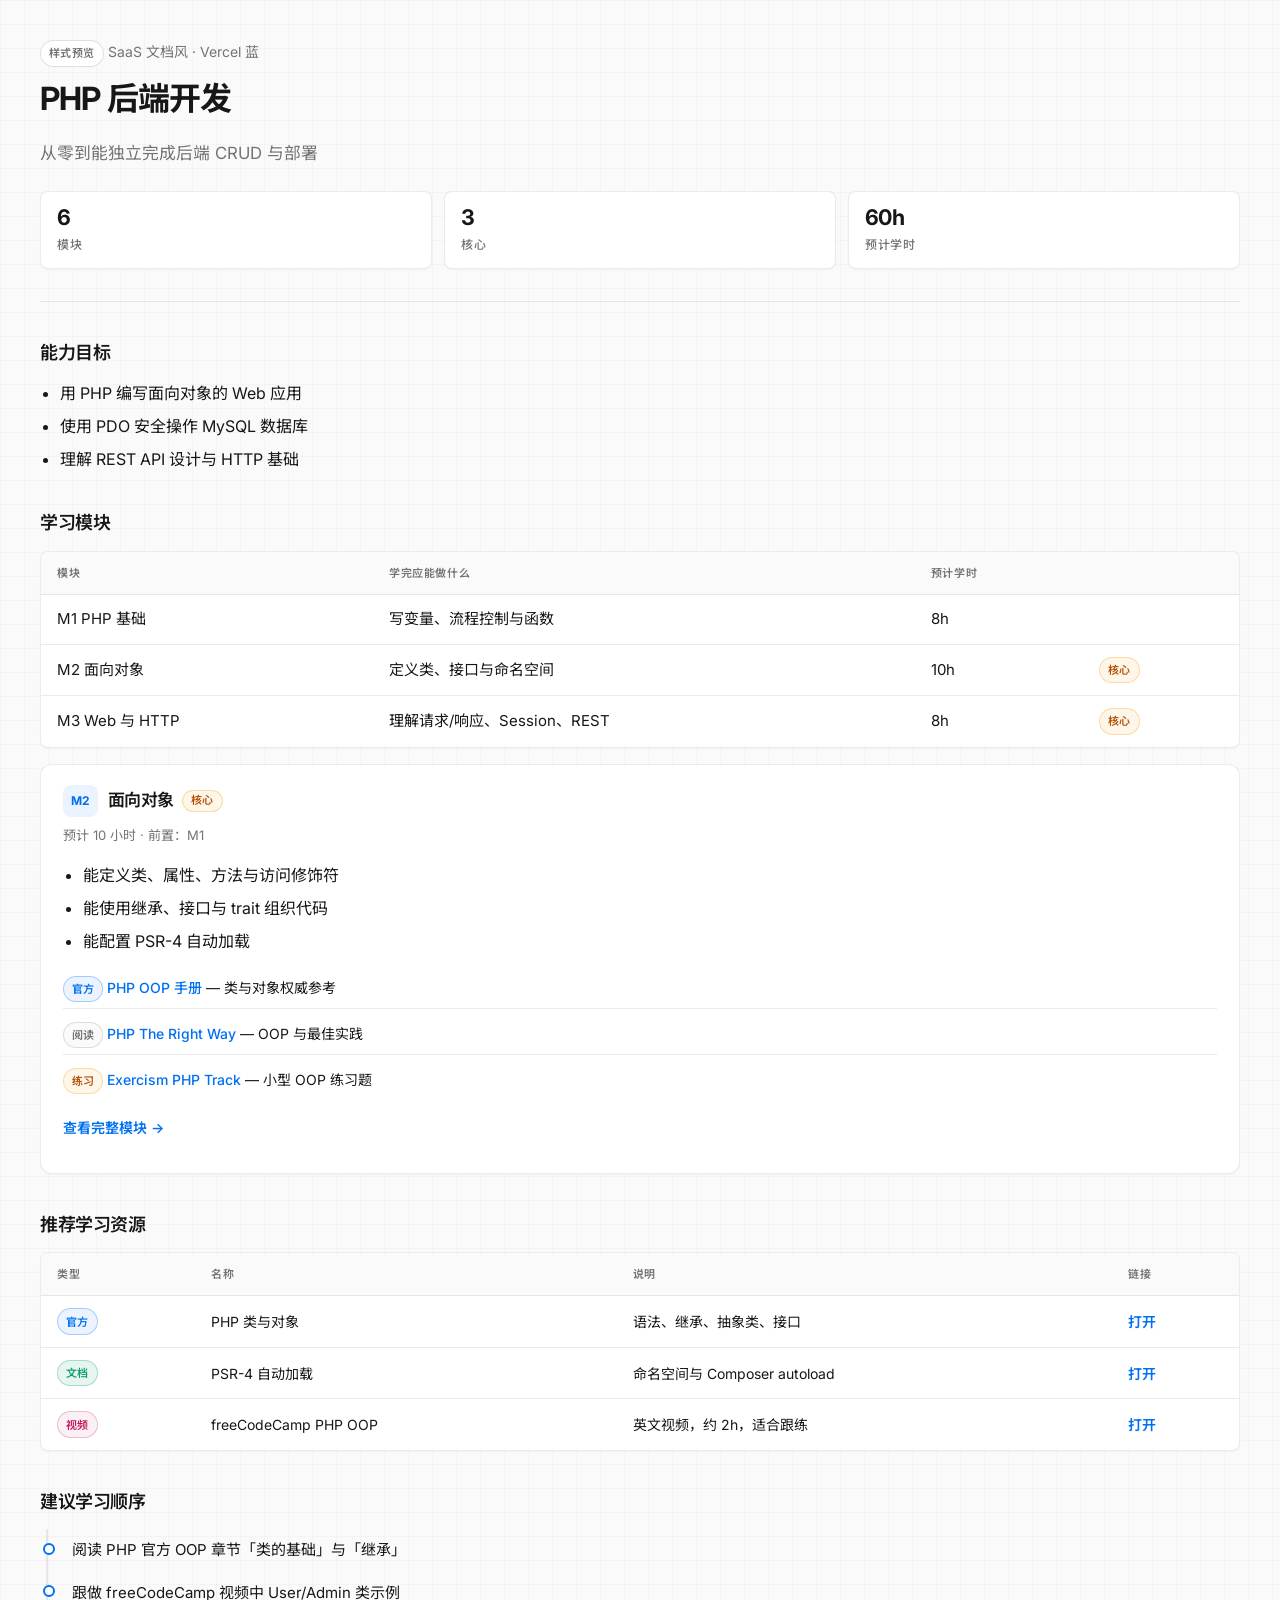
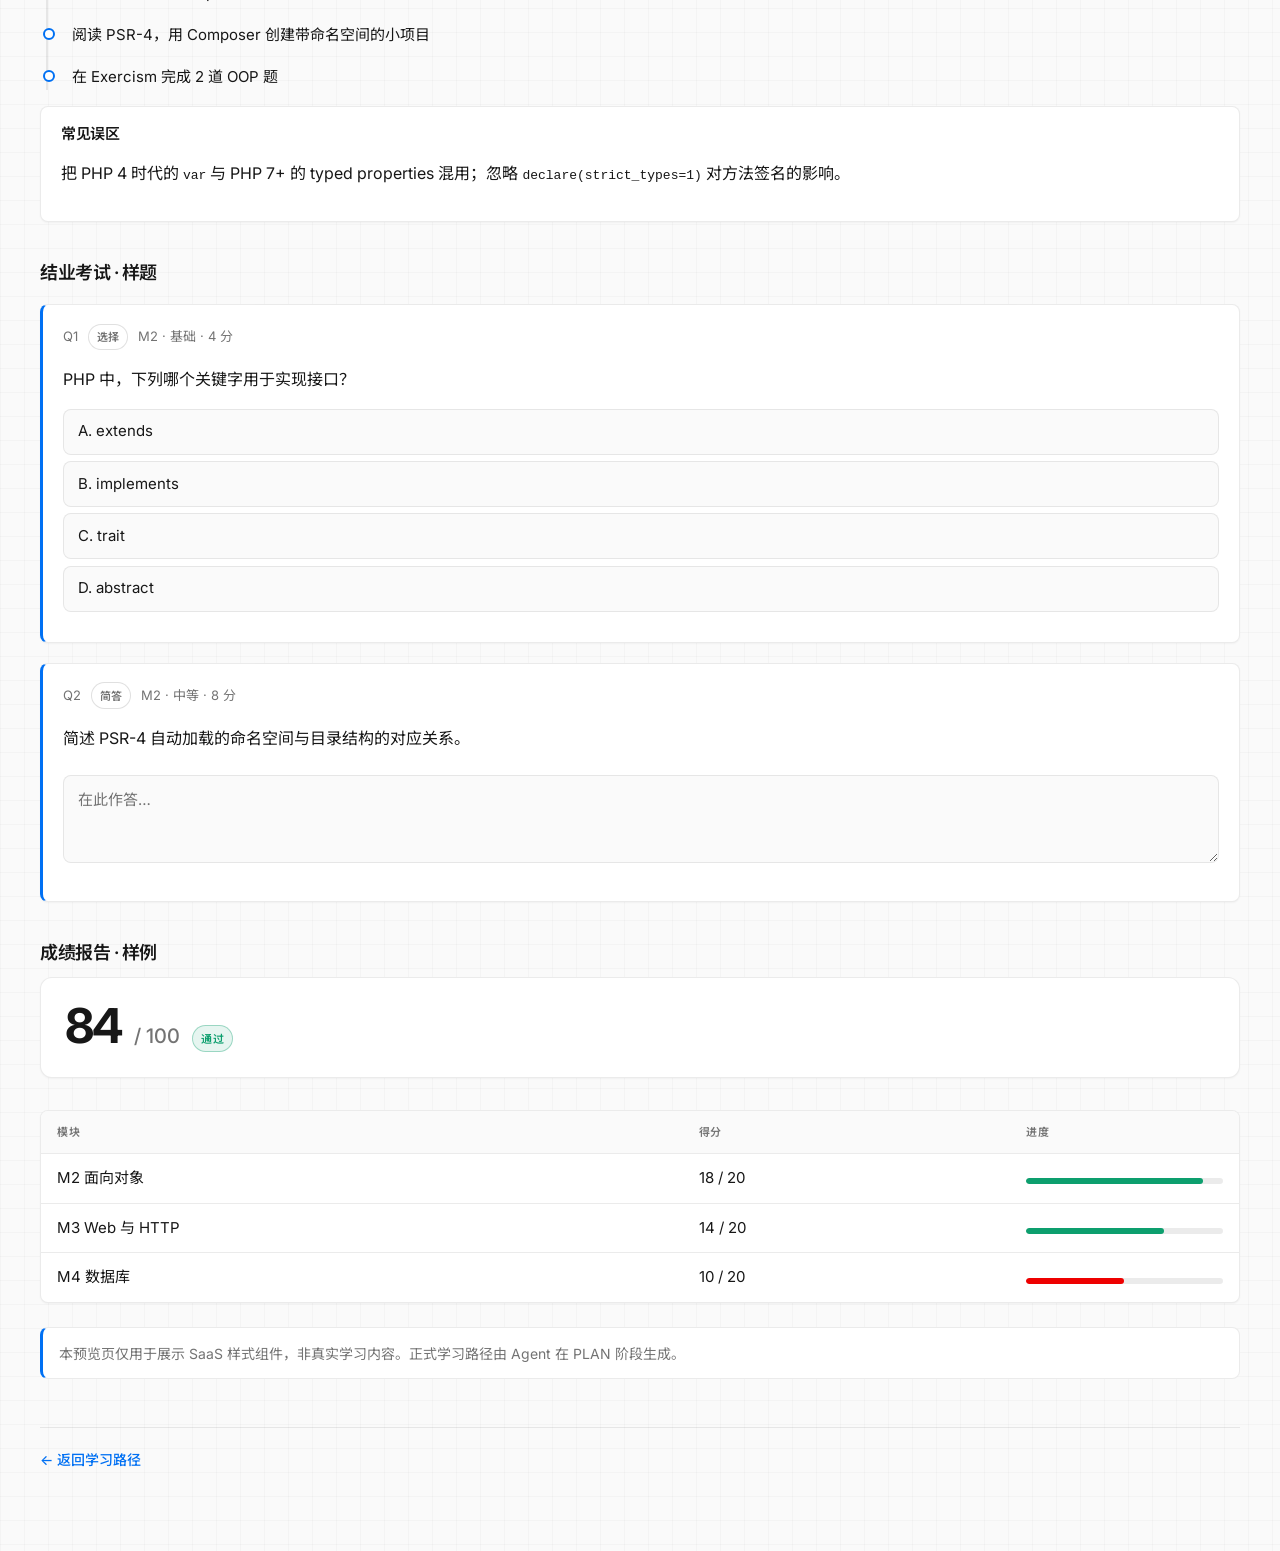
<file: career-learning-exam/demo/preview.html>
<!DOCTYPE html>
<html lang="zh-CN">
<head>
  <meta charset="UTF-8">
  <meta name="viewport" content="width=device-width, initial-scale=1">
  <title>样式预览 · career-learning-exam SaaS</title>
  <link rel="preconnect" href="https://fonts.googleapis.com">
  <link rel="preconnect" href="https://fonts.gstatic.com" crossorigin>
  <link href="https://fonts.googleapis.com/css2?family=Inter:wght@400;500;600;700&family=Noto+Sans+SC:wght@400;500;600;700&display=swap" rel="stylesheet">
  <link rel="stylesheet" href="../assets/style.css">
</head>
<body>
  <main>

    <header class="hero">
      <p class="meta"><span class="badge">样式预览</span> SaaS 文档风 · Vercel 蓝</p>
      <h1>PHP 后端开发</h1>
      <p class="hero-desc">从零到能独立完成后端 CRUD 与部署</p>
      <div class="stats">
        <div class="stat"><span class="stat-num">6</span><span class="stat-label">模块</span></div>
        <div class="stat"><span class="stat-num">3</span><span class="stat-label">核心</span></div>
        <div class="stat"><span class="stat-num">60h</span><span class="stat-label">预计学时</span></div>
      </div>
    </header>

    <h2>能力目标</h2>
    <ul>
      <li>用 PHP 编写面向对象的 Web 应用</li>
      <li>使用 PDO 安全操作 MySQL 数据库</li>
      <li>理解 REST API 设计与 HTTP 基础</li>
    </ul>

    <h2>学习模块</h2>
    <div class="table-wrap">
      <table>
        <thead>
          <tr><th>模块</th><th>学完应能做什么</th><th>预计学时</th><th></th></tr>
        </thead>
        <tbody>
          <tr>
            <td>M1 PHP 基础</td>
            <td>写变量、流程控制与函数</td>
            <td>8h</td>
            <td></td>
          </tr>
          <tr>
            <td>M2 面向对象</td>
            <td>定义类、接口与命名空间</td>
            <td>10h</td>
            <td><span class="badge core">核心</span></td>
          </tr>
          <tr>
            <td>M3 Web 与 HTTP</td>
            <td>理解请求/响应、Session、REST</td>
            <td>8h</td>
            <td><span class="badge core">核心</span></td>
          </tr>
        </tbody>
      </table>
    </div>

    <section class="module-outline" id="m2">
      <div class="module-header">
        <span class="module-id">M2</span>
        <h3>面向对象 <span class="badge core">核心</span></h3>
      </div>
      <p class="outline-meta">预计 10 小时 · 前置：M1</p>
      <ul>
        <li>能定义类、属性、方法与访问修饰符</li>
        <li>能使用继承、接口与 trait 组织代码</li>
        <li>能配置 PSR-4 自动加载</li>
      </ul>
      <ul class="link-preview">
        <li><span class="badge res-official">官方</span>
          <a href="https://www.php.net/manual/zh/language.oop5.php" target="_blank" rel="noopener">PHP OOP 手册</a>
          — 类与对象权威参考</li>
        <li><span class="badge res-read">阅读</span>
          <a href="https://phptherightway.com/" target="_blank" rel="noopener">PHP The Right Way</a>
          — OOP 与最佳实践</li>
        <li><span class="badge res-lab">练习</span>
          <a href="https://exercism.org/tracks/php" target="_blank" rel="noopener">Exercism PHP Track</a>
          — 小型 OOP 练习题</li>
      </ul>
      <p class="module-link"><a href="#">查看完整模块 →</a></p>
    </section>

    <h2>推荐学习资源</h2>
    <div class="table-wrap">
      <table class="resource-table">
        <thead>
          <tr><th>类型</th><th>名称</th><th>说明</th><th>链接</th></tr>
        </thead>
        <tbody>
          <tr>
            <td><span class="badge res-official">官方</span></td>
            <td>PHP 类与对象</td>
            <td>语法、继承、抽象类、接口</td>
            <td><a href="https://www.php.net/manual/zh/language.oop5.php" target="_blank" rel="noopener">打开</a></td>
          </tr>
          <tr>
            <td><span class="badge res-doc">文档</span></td>
            <td>PSR-4 自动加载</td>
            <td>命名空间与 Composer autoload</td>
            <td><a href="https://www.php-fig.org/psr/psr-4/" target="_blank" rel="noopener">打开</a></td>
          </tr>
          <tr>
            <td><span class="badge res-video">视频</span></td>
            <td>freeCodeCamp PHP OOP</td>
            <td>英文视频，约 2h，适合跟练</td>
            <td><a href="https://www.youtube.com/watch?v=OK_JCtrrv-c" target="_blank" rel="noopener">打开</a></td>
          </tr>
        </tbody>
      </table>
    </div>

    <h2>建议学习顺序</h2>
    <ol class="learning-path">
      <li>阅读 PHP 官方 OOP 章节「类的基础」与「继承」</li>
      <li>跟做 freeCodeCamp 视频中 User/Admin 类示例</li>
      <li>阅读 PSR-4，用 Composer 创建带命名空间的小项目</li>
      <li>在 Exercism 完成 2 道 OOP 题</li>
    </ol>

    <div class="card">
      <h3>常见误区</h3>
      <p>把 PHP 4 时代的 <code>var</code> 与 PHP 7+ 的 typed properties 混用；忽略 <code>declare(strict_types=1)</code> 对方法签名的影响。</p>
    </div>

    <h2>结业考试 · 样题</h2>

    <div class="question">
      <div class="question-header">
        <span>Q1</span>
        <span class="badge">选择</span>
        <span>M2 · 基础 · 4 分</span>
      </div>
      <div class="question-body">
        <p>PHP 中，下列哪个关键字用于实现接口？</p>
        <ul class="options">
          <li>A. extends</li>
          <li>B. implements</li>
          <li>C. trait</li>
          <li>D. abstract</li>
        </ul>
      </div>
    </div>

    <div class="question">
      <div class="question-header">
        <span>Q2</span>
        <span class="badge">简答</span>
        <span>M2 · 中等 · 8 分</span>
      </div>
      <div class="question-body">
        <p>简述 PSR-4 自动加载的命名空间与目录结构的对应关系。</p>
        <textarea class="answer-area" placeholder="在此作答…"></textarea>
      </div>
    </div>

    <h2>成绩报告 · 样例</h2>

    <div class="score-hero">
      <span class="score-value">84</span>
      <span class="score-total">/ 100</span>
      <span class="badge pass">通过</span>
    </div>

    <div class="table-wrap">
      <table>
        <thead>
          <tr><th>模块</th><th>得分</th><th>进度</th></tr>
        </thead>
        <tbody>
          <tr>
            <td>M2 面向对象</td>
            <td>18 / 20</td>
            <td><div class="score-bar"><div class="score-bar-fill pass" style="width:90%"></div></div></td>
          </tr>
          <tr>
            <td>M3 Web 与 HTTP</td>
            <td>14 / 20</td>
            <td><div class="score-bar"><div class="score-bar-fill pass" style="width:70%"></div></div></td>
          </tr>
          <tr>
            <td>M4 数据库</td>
            <td>10 / 20</td>
            <td><div class="score-bar"><div class="score-bar-fill fail" style="width:50%"></div></div></td>
          </tr>
        </tbody>
      </table>
    </div>

    <p class="note">本预览页仅用于展示 SaaS 样式组件，非真实学习内容。正式学习路径由 Agent 在 PLAN 阶段生成。</p>

    <nav class="footer-nav">
      <a href="#">← 返回学习路径</a>
    </nav>

  </main>
</body>
</html>
</file>
<file: career-learning-exam/assets/style.css>
/* career-learning-exam — SaaS docs style (Vercel blue accent) */
:root {
  --bg: #fafafa;
  --surface: #ffffff;
  --text: #171717;
  --muted: #737373;
  --accent: #0070f3;
  --accent-hover: #0060df;
  --accent-soft: rgba(0, 112, 243, 0.08);
  --border: rgba(0, 0, 0, 0.08);
  --border-strong: rgba(0, 0, 0, 0.12);
  --pass: #0d9f6e;
  --pass-soft: rgba(13, 159, 110, 0.1);
  --fail: #e00;
  --fail-soft: rgba(238, 0, 0, 0.08);
  --core: #f5a623;
  --core-soft: rgba(245, 166, 35, 0.1);
  --shadow-sm: 0 1px 2px rgba(0, 0, 0, 0.04);
  --shadow-md: 0 4px 16px rgba(0, 0, 0, 0.06);
  --radius: 12px;
  --radius-sm: 8px;
  --font: "Inter", "Noto Sans SC", system-ui, -apple-system, sans-serif;
  --mono: "JetBrains Mono", "Cascadia Code", "Consolas", monospace;
  --max: 1200px;
}

* { box-sizing: border-box; }

html { font-size: 16px; -webkit-font-smoothing: antialiased; }

body {
  margin: 0;
  padding: 2.5rem 1.25rem 5rem;
  font-family: var(--font);
  line-height: 1.65;
  color: var(--text);
  background-color: var(--bg);
  background-image:
    linear-gradient(rgba(0, 0, 0, 0.025) 1px, transparent 1px),
    linear-gradient(90deg, rgba(0, 0, 0, 0.025) 1px, transparent 1px);
  background-size: 24px 24px;
}

main {
  max-width: var(--max);
  margin: 0 auto;
}

h1, h2, h3 {
  line-height: 1.25;
  font-weight: 600;
  letter-spacing: -0.025em;
}

h1 {
  font-size: 2rem;
  margin-top: 0;
  font-weight: 700;
}

h2 {
  font-size: 1.125rem;
  margin-top: 2.5rem;
  margin-bottom: 0.75rem;
  padding-bottom: 0;
  border-bottom: none;
  color: var(--text);
}

h3 { font-size: 1rem; }

a {
  color: var(--accent);
  text-decoration: none;
  transition: color 0.15s ease;
}

a:hover { color: var(--accent-hover); }

/* ── Hero (index / exam / result) ── */
.hero {
  margin-bottom: 2.5rem;
  padding-bottom: 2rem;
  border-bottom: 1px solid var(--border);
}

.hero .meta { margin-bottom: 0.75rem; }

.hero-desc {
  font-size: 1.05rem;
  color: var(--muted);
  margin: 0.5rem 0 0;
  line-height: 1.6;
}

.stats {
  display: flex;
  flex-wrap: wrap;
  gap: 0.75rem;
  margin-top: 1.5rem;
}

.stat {
  flex: 1 1 5rem;
  min-width: 5rem;
  background: var(--surface);
  border: 1px solid var(--border);
  border-radius: var(--radius-sm);
  padding: 0.85rem 1rem;
  box-shadow: var(--shadow-sm);
}

.stat-num {
  display: block;
  font-size: 1.35rem;
  font-weight: 700;
  letter-spacing: -0.03em;
  color: var(--text);
  line-height: 1.2;
}

.stat-label {
  display: block;
  font-size: 0.75rem;
  font-weight: 500;
  color: var(--muted);
  text-transform: uppercase;
  letter-spacing: 0.05em;
  margin-top: 0.2rem;
}

/* ── Score hero (results) ── */
.score-hero {
  display: flex;
  flex-wrap: wrap;
  align-items: baseline;
  gap: 0.5rem 0.75rem;
  margin-bottom: 2rem;
  padding: 1.5rem;
  background: var(--surface);
  border: 1px solid var(--border);
  border-radius: var(--radius);
  box-shadow: var(--shadow-sm);
}

.score-value {
  font-size: 3rem;
  font-weight: 700;
  letter-spacing: -0.04em;
  line-height: 1;
  color: var(--text);
}

.score-total {
  font-size: 1.25rem;
  font-weight: 500;
  color: var(--muted);
}

/* ── Meta & badges ── */
.meta {
  color: var(--muted);
  font-size: 0.875rem;
  margin: 0 0 1rem;
}

.badge {
  display: inline-block;
  font-size: 0.6875rem;
  font-weight: 600;
  padding: 0.2rem 0.5rem;
  border-radius: 999px;
  border: 1px solid var(--border-strong);
  background: var(--surface);
  color: var(--muted);
  vertical-align: middle;
  text-transform: uppercase;
  letter-spacing: 0.04em;
}

.badge.core {
  border-color: rgba(245, 166, 35, 0.35);
  background: var(--core-soft);
  color: #b45309;
}

.badge.pass {
  border-color: rgba(13, 159, 110, 0.35);
  background: var(--pass-soft);
  color: var(--pass);
}

.badge.fail {
  border-color: rgba(238, 0, 0, 0.25);
  background: var(--fail-soft);
  color: var(--fail);
}

.badge.res-official { border-color: rgba(0, 112, 243, 0.3); background: var(--accent-soft); color: var(--accent); }
.badge.res-video { border-color: rgba(190, 24, 93, 0.25); background: rgba(190, 24, 93, 0.06); color: #be185d; }
.badge.res-doc { border-color: rgba(13, 159, 110, 0.3); background: var(--pass-soft); color: var(--pass); }
.badge.res-lab { border-color: rgba(245, 166, 35, 0.35); background: var(--core-soft); color: #b45309; }
.badge.res-read { border-color: var(--border-strong); background: var(--bg); color: var(--muted); }

/* ── Tables ── */
.table-wrap {
  overflow-x: auto;
  margin: 1rem 0;
  border: 1px solid var(--border);
  border-radius: var(--radius-sm);
  background: var(--surface);
  box-shadow: var(--shadow-sm);
}

table {
  width: 100%;
  border-collapse: collapse;
  font-size: 0.9375rem;
  margin: 0;
}

th, td {
  text-align: left;
  padding: 0.75rem 1rem;
  border-bottom: 1px solid var(--border);
}

tr:last-child td { border-bottom: none; }

th {
  color: var(--muted);
  font-weight: 600;
  font-size: 0.6875rem;
  text-transform: uppercase;
  letter-spacing: 0.06em;
  background: var(--bg);
}

tbody tr {
  transition: background 0.15s ease;
}

tbody tr:hover { background: var(--accent-soft); }

ul, ol { padding-left: 1.25rem; }

li + li { margin-top: 0.4rem; }

/* ── Cards ── */
.card {
  background: var(--surface);
  border: 1px solid var(--border);
  border-radius: var(--radius-sm);
  padding: 1.15rem 1.25rem;
  margin: 1rem 0;
  box-shadow: var(--shadow-sm);
  transition: box-shadow 0.15s ease, border-color 0.15s ease;
}

.card:hover {
  box-shadow: var(--shadow-md);
  border-color: var(--border-strong);
}

.card h3 { margin: 0 0 0.5rem; font-size: 0.9375rem; font-weight: 600; }

/* ── Questions (exam) ── */
.question {
  background: var(--surface);
  border: 1px solid var(--border);
  border-left: 3px solid var(--accent);
  border-radius: var(--radius-sm);
  padding: 1.15rem 1.25rem;
  margin: 1.25rem 0;
  box-shadow: var(--shadow-sm);
}

.question-header {
  display: flex;
  flex-wrap: wrap;
  gap: 0.4rem 0.6rem;
  align-items: center;
  margin-bottom: 0.85rem;
  font-size: 0.8125rem;
  color: var(--muted);
}

.question-body { margin-bottom: 0.75rem; }

.options { list-style: none; padding: 0; margin: 0; }

.options li {
  padding: 0.6rem 0.85rem;
  margin: 0.4rem 0;
  border: 1px solid var(--border);
  border-radius: var(--radius-sm);
  font-size: 0.9375rem;
  background: var(--bg);
  transition: border-color 0.15s ease, background 0.15s ease;
}

.options li:hover {
  border-color: rgba(0, 112, 243, 0.3);
  background: var(--accent-soft);
}

.answer-area {
  width: 100%;
  min-height: 5.5rem;
  margin-top: 0.5rem;
  padding: 0.75rem 0.85rem;
  font-family: var(--font);
  font-size: 0.9375rem;
  line-height: 1.55;
  color: var(--text);
  background: var(--bg);
  border: 1px solid var(--border);
  border-radius: var(--radius-sm);
  resize: vertical;
  transition: border-color 0.15s ease, box-shadow 0.15s ease;
}

.answer-area:focus {
  outline: none;
  border-color: rgba(0, 112, 243, 0.5);
  box-shadow: 0 0 0 3px var(--accent-soft);
}

.answer-area::placeholder { color: var(--muted); }

code, pre { font-family: var(--mono); font-size: 0.8125rem; }

pre {
  background: var(--bg);
  border: 1px solid var(--border);
  border-radius: var(--radius-sm);
  padding: 0.85rem 1rem;
  overflow-x: auto;
  line-height: 1.5;
}

.note {
  font-size: 0.875rem;
  color: var(--muted);
  background: var(--surface);
  border: 1px solid var(--border);
  border-left: 3px solid var(--accent);
  border-radius: var(--radius-sm);
  padding: 0.85rem 1rem;
  margin: 1.5rem 0;
}

.footer-nav {
  margin-top: 3rem;
  padding-top: 1.25rem;
  border-top: 1px solid var(--border);
  font-size: 0.875rem;
  color: var(--muted);
}

.footer-nav a {
  font-weight: 500;
  text-decoration: none;
}

.footer-nav a:hover { text-decoration: underline; }

/* ── Score bars ── */
.score-bar {
  height: 6px;
  background: var(--border);
  border-radius: 999px;
  overflow: hidden;
  margin-top: 0.4rem;
}

.score-bar-fill {
  height: 100%;
  background: var(--accent);
  border-radius: 999px;
  transition: width 0.3s ease;
}

.score-bar-fill.pass { background: var(--pass); }
.score-bar-fill.fail { background: var(--fail); }

/* ── Module outline cards (index) ── */
.module-outline {
  background: var(--surface);
  border: 1px solid var(--border);
  border-radius: var(--radius);
  padding: 1.25rem 1.35rem;
  margin: 1rem 0;
  box-shadow: var(--shadow-sm);
  transition: box-shadow 0.15s ease, border-color 0.15s ease;
}

.module-outline:hover {
  box-shadow: var(--shadow-md);
  border-color: var(--border-strong);
}

.module-header {
  display: flex;
  flex-wrap: wrap;
  align-items: center;
  gap: 0.6rem;
  margin-bottom: 0.5rem;
}

.module-id {
  display: inline-flex;
  align-items: center;
  justify-content: center;
  min-width: 2rem;
  height: 2rem;
  padding: 0 0.5rem;
  font-size: 0.75rem;
  font-weight: 700;
  letter-spacing: 0.02em;
  color: var(--accent);
  background: var(--accent-soft);
  border-radius: var(--radius-sm);
}

.module-outline h3 {
  margin: 0;
  font-size: 1.0625rem;
  display: flex;
  flex-wrap: wrap;
  align-items: center;
  gap: 0.5rem;
}

.module-outline .outline-meta {
  font-size: 0.8125rem;
  color: var(--muted);
  margin: 0 0 0.85rem;
}

.module-outline .link-preview {
  list-style: none;
  padding: 0;
  margin: 0.85rem 0 0;
  font-size: 0.875rem;
}

.module-outline .link-preview li {
  margin: 0.45rem 0;
  padding: 0.35rem 0;
  padding-left: 0;
  border-bottom: 1px solid var(--border);
}

.module-outline .link-preview li:last-child { border-bottom: none; }

.module-outline .link-preview a {
  font-weight: 500;
  text-decoration: none;
}

.module-outline .link-preview a:hover { text-decoration: underline; }

.module-outline .module-link {
  margin-top: 1rem;
  font-size: 0.875rem;
}

.module-outline .module-link a {
  font-weight: 600;
  text-decoration: none;
}

.module-outline .module-link a:hover { text-decoration: underline; }

/* ── Resource table (modules) ── */
.resource-table { font-size: 0.875rem; }

.resource-table a {
  font-weight: 600;
  text-decoration: none;
  white-space: nowrap;
}

.resource-table a:hover { text-decoration: underline; }

/* ── Learning path steps ── */
.learning-path {
  list-style: none;
  padding: 0;
  margin: 1rem 0;
  border-left: 2px solid var(--border);
  margin-left: 0.4rem;
}

.learning-path li {
  position: relative;
  padding: 0.55rem 0 0.55rem 1.5rem;
  margin: 0;
  font-size: 0.9375rem;
  color: var(--text);
}

.learning-path li::before {
  content: "";
  position: absolute;
  left: -0.35rem;
  top: 0.85rem;
  width: 8px;
  height: 8px;
  background: var(--surface);
  border: 2px solid var(--accent);
  border-radius: 999px;
}

.learning-path li:last-child { padding-bottom: 0; }

@media (max-width: 480px) {
  html { font-size: 15px; }
  h1 { font-size: 1.65rem; }
  .score-value { font-size: 2.5rem; }
  .stats { flex-direction: column; }
  .stat { flex: 1 1 auto; }
}

@media print {
  body {
    background: #fff;
    background-image: none;
    padding: 0;
  }
  .module-outline:hover,
  .card:hover { box-shadow: none; }
  .answer-area { border: 1px dashed #999; min-height: 4rem; }
}
</file>
